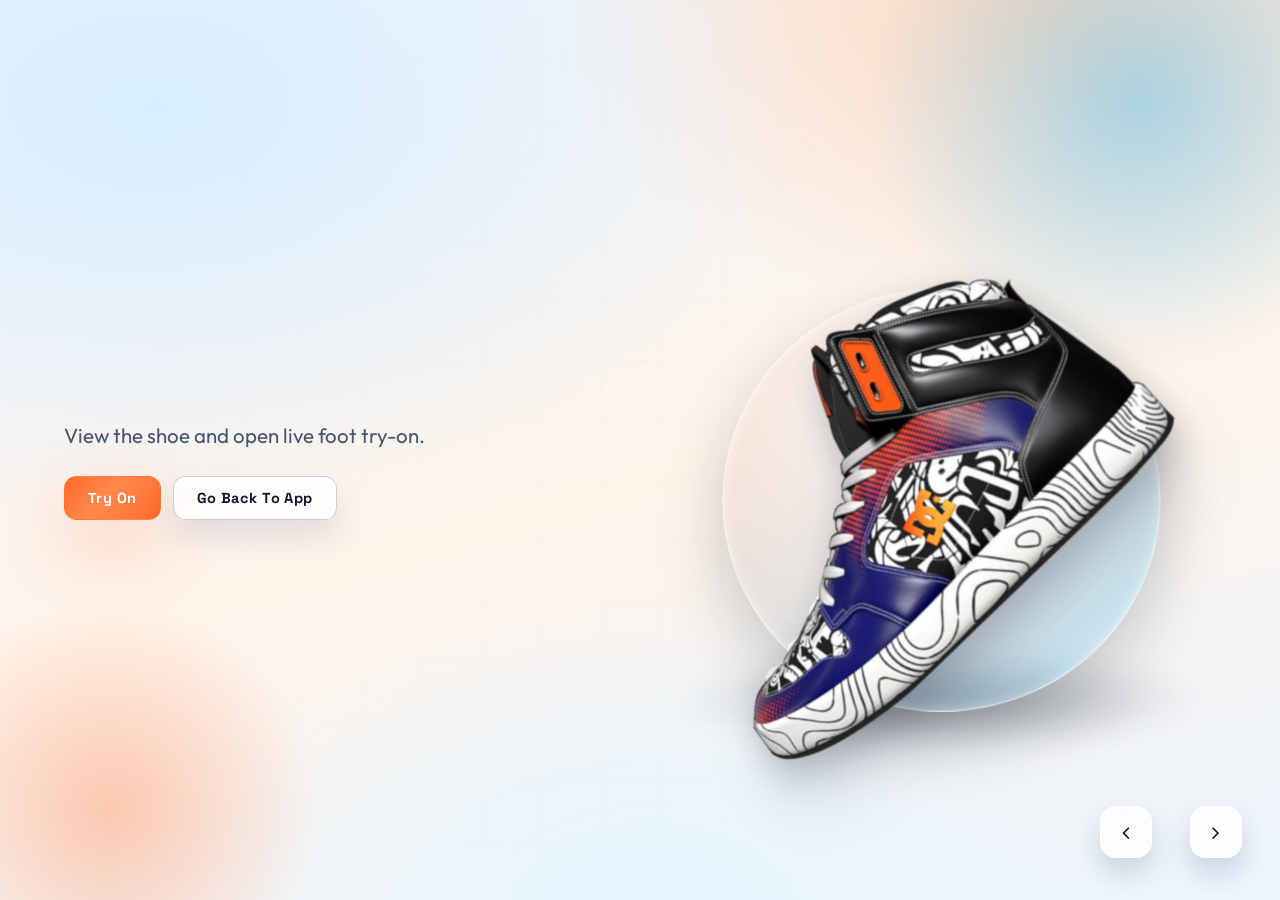
<file: index.html>
<!doctype html>
<html lang="en">
<head>
    <meta charset="UTF-8">
    <meta name="viewport" content="width=device-width, initial-scale=1.0">
    <title>Shoe AR Try-On</title>
    <link rel="preconnect" href="https://fonts.googleapis.com">
    <link rel="preconnect" href="https://fonts.gstatic.com" crossorigin>
    <link href="https://fonts.googleapis.com/css2?family=Outfit:wght@300;400;500;600;700;800&family=Space+Grotesk:wght@400;500;700&display=swap" rel="stylesheet">
    <link rel="stylesheet" href="font-awesome/css/font-awesome.css">
    <link rel="stylesheet" href="css/style.css">
</head>
<body>
    <!-- <header>
        <div id="menu-bar" class="fa fa-bars"></div>
        <img src="img/logo.png" class="logo" alt="Shoe AR">
        <nav class="navbar">
            <a href="#home">Home</a>
            <a href="#home">Try On</a>
        </nav>
    </header> -->

    <section class="home" id="home">
        <div class="slide-container active">
            <div class="slide">
                <div class="content">
                    <!-- <span>Nike Sport Shoes</span>
                    <h3>Nike Metcon Shoes</h3> -->
                    <p>View the shoe and open live foot try-on.</p>
                    <div class="cta-group">
                        <a href="DeepAR/index.html" class="btn btn-primary">Try On</a>
                        <button type="button" class="btn btn-ghost" onclick="openAndroidApp()">Go Back To App</button>
                    </div>
                </div>
                <div class="image">
                    <img src="img/slide/nikeshoes.png" class="shoe" alt="Nike Metcon">
                </div>
            </div>
        </div>

        <!-- <div class="slide-container">
            <div class="slide">
                <div class="content">
                    <span>Nike Sport Shoes</span>
                    <h3>Blue Nike Shoes</h3>
                    <p>View the shoe and open live foot try-on.</p>
                    <div class="cta-group">
                        <a href="DeepAR/index2.html" class="btn btn-primary">Try On</a>
                        <button type="button" class="btn btn-ghost" onclick="openAndroidApp()">Open Android App</button>
                    </div>
                </div>
                <div class="image">
                    <img src="img/slide/bluenike.png" class="shoe" alt="Blue Nike">
                </div>
            </div>
        </div> -->

        <div id="prev" class="fa fa-angle-left" onclick="prev();"></div>
        <div id="next" class="fa fa-angle-right" onclick="next();"></div>
    </section>

    <!-- <section class="cridet" id="cridet">
        <div class="box">
            <h3>@STUDD GAMES</h3>
        </div>
    </section> -->

    <script src="js/script.js"></script>
    <script>
        (function handleAppFallback() {
            if (window.location.hash === "#app-not-found") {
                alert("App not found. Confirm manifest + installed build use: myshoeapp://open");

                if (window.history && window.history.replaceState) {
                    window.history.replaceState(null, "", window.location.pathname + window.location.search);
                } else {
                    window.location.hash = "";
                }
            }
        })();

        function openAndroidApp() {
            var packageName = "com.unity.arfoundation.samples";
            var activityName = "com.unity3d.player.UnityPlayerActivity";
            var deepLinkUrl = "myshoeapp://open";
            var isAndroid = /Android/i.test(navigator.userAgent || "");

            if (!isAndroid) {
                alert("Please open this page on an Android phone.");
                return;
            }

            var fallbackUrl = encodeURIComponent(window.location.href.split("#")[0] + "#app-not-found");
            var intentUrl =
                "intent://open#Intent;" +
                "scheme=myshoeapp;" +
                "action=android.intent.action.VIEW;" +
                "category=android.intent.category.BROWSABLE;" +
                "package=" + packageName + ";" +
                "component=" + packageName + "/" + activityName + ";" +
                "S.browser_fallback_url=" + fallbackUrl + ";" +
                "end";

            var appOpened = false;
            var onVisibilityChange = function () {
                if (document.hidden) {
                    appOpened = true;
                    document.removeEventListener("visibilitychange", onVisibilityChange);
                }
            };

            document.addEventListener("visibilitychange", onVisibilityChange);

            setTimeout(function () {
                if (!appOpened) {
                    window.location.href = intentUrl;
                }
            }, 400);

            window.location.href = deepLinkUrl;
        }
    </script>
</body>
</html>
</file>
<file: css/style.css>
:root {
  --ink-strong: #0f172a;
  --ink: #1f2937;
  --ink-soft: #475569;
  --brand: #ff6a2a;
  --brand-deep: #ef4a00;
  --accent: #16b4ff;
  --surface: rgba(255, 255, 255, 0.64);
  --surface-border: rgba(255, 255, 255, 0.78);
  --edge: rgba(15, 23, 42, 0.14);
  --shadow-soft: 0 20px 50px rgba(14, 39, 80, 0.16);
  --shadow-warm: 0 25px 70px rgba(255, 106, 42, 0.3);
}

* {
  margin: 0;
  padding: 0;
  box-sizing: border-box;
}

html {
  font-size: 62.5%;
  scroll-behavior: smooth;
}

body {
  min-height: 100vh;
  font-family: "Outfit", "Segoe UI", sans-serif;
  color: var(--ink);
  background:
    radial-gradient(110rem 70rem at 12% 12%, #d8eeff 0%, transparent 58%),
    radial-gradient(95rem 60rem at 82% 0%, #ffd9bf 0%, transparent 54%),
    radial-gradient(90rem 60rem at 50% 100%, #e6f5ff 0%, transparent 50%),
    linear-gradient(165deg, #eff6ff 0%, #fff4ea 53%, #edf6ff 100%);
  overflow-x: hidden;
  position: relative;
}

body::before,
body::after {
  content: "";
  position: fixed;
  border-radius: 50%;
  pointer-events: none;
  z-index: -1;
}

body::before {
  width: min(44vw, 58rem);
  height: min(44vw, 58rem);
  top: -18rem;
  right: -14rem;
  background: radial-gradient(circle, rgba(22, 180, 255, 0.35) 0%, rgba(22, 180, 255, 0) 68%);
  filter: blur(8px);
  animation: drift-right 14s ease-in-out infinite;
}

body::after {
  width: min(34vw, 42rem);
  height: min(34vw, 42rem);
  bottom: -12rem;
  left: -10rem;
  background: radial-gradient(circle, rgba(255, 106, 42, 0.32) 0%, rgba(255, 106, 42, 0) 70%);
  filter: blur(4px);
  animation: drift-left 16s ease-in-out infinite;
}

header {
  position: fixed;
  inset: 1.6rem 2.4rem auto;
  z-index: 1000;
  display: flex;
  align-items: center;
  justify-content: space-between;
  gap: 1.6rem;
  padding: 1.3rem clamp(1.6rem, 2vw, 2.6rem);
  border-radius: 1.8rem;
  border: 1px solid var(--surface-border);
  background: var(--surface);
  backdrop-filter: blur(14px);
  box-shadow: var(--shadow-soft);
}

header .logo {
  width: clamp(3.8rem, 5vw, 5.2rem);
  height: auto;
  filter: drop-shadow(0 8px 16px rgba(15, 23, 42, 0.18));
}

header .navbar {
  display: flex;
  align-items: center;
  gap: clamp(1.3rem, 2.2vw, 2.8rem);
}

header .navbar a {
  position: relative;
  font-family: "Space Grotesk", "Outfit", sans-serif;
  font-size: 1.5rem;
  font-weight: 600;
  letter-spacing: 0.03em;
  color: var(--ink-strong);
  text-decoration: none;
  padding: 0.35rem 0;
}

header .navbar a::after {
  content: "";
  position: absolute;
  left: 0;
  right: 0;
  bottom: -0.25rem;
  height: 2px;
  transform: scaleX(0);
  transform-origin: center;
  transition: transform 220ms ease;
  background: linear-gradient(90deg, var(--brand) 0%, var(--accent) 100%);
}

header .navbar a:hover::after,
header .navbar a:focus-visible::after {
  transform: scaleX(1);
}

#menu-bar {
  display: none;
  width: 4.2rem;
  height: 4.2rem;
  border-radius: 1.2rem;
  border: 1px solid var(--edge);
  color: var(--ink-strong);
  font-size: 2rem;
  line-height: 4rem;
  text-align: center;
  cursor: pointer;
  background: rgba(255, 255, 255, 0.85);
  box-shadow: 0 10px 24px rgba(14, 39, 80, 0.14);
  transition: transform 220ms ease, background-color 220ms ease;
}

#menu-bar:hover {
  transform: translateY(-2px);
}

section {
  padding-inline: clamp(1.8rem, 5vw, 9rem);
}

.home {
  position: relative;
  min-height: 100vh;
  padding-top: clamp(9rem, 10vw, 12rem);
  display: flex;
  align-items: center;
}

.home::before {
  content: "";
  position: absolute;
  inset: 0;
  pointer-events: none;
  background-image:
    linear-gradient(rgba(17, 24, 39, 0.05) 1px, transparent 1px),
    linear-gradient(90deg, rgba(17, 24, 39, 0.05) 1px, transparent 1px);
  background-size: 6rem 6rem;
  mask-image: radial-gradient(circle at 50% 45%, black 0%, transparent 72%);
  opacity: 0.35;
}

.home .slide-container {
  display: none;
  width: 100%;
}

.home .slide-container.active {
  display: block;
  animation: fade-in 550ms ease both;
}

.home .slide-container .slide {
  min-height: calc(100vh - 14rem);
  display: grid;
  grid-template-columns: minmax(30rem, 1fr) minmax(34rem, 1fr);
  align-items: center;
  gap: clamp(2rem, 4.4vw, 7rem);
  padding-bottom: 8rem;
}

.home .slide-container .slide .content {
  max-width: 58rem;
}

.home .slide-container .slide .content span {
  display: inline-flex;
  align-items: center;
  gap: 0.8rem;
  margin-bottom: 1.2rem;
  padding: 0.75rem 1.2rem;
  border-radius: 999px;
  border: 1px solid rgba(22, 180, 255, 0.35);
  background: rgba(22, 180, 255, 0.12);
  font-family: "Space Grotesk", "Outfit", sans-serif;
  font-size: 1.3rem;
  font-weight: 600;
  letter-spacing: 0.1em;
  text-transform: uppercase;
  color: #005a82;
}

.home .slide-container .slide .content span::before {
  content: "";
  width: 0.8rem;
  height: 0.8rem;
  border-radius: 50%;
  background: linear-gradient(120deg, var(--brand) 0%, var(--accent) 100%);
  box-shadow: 0 0 14px rgba(255, 106, 42, 0.6);
}

.home .slide-container .slide .content h3 {
  color: var(--ink-strong);
  font-family: "Space Grotesk", "Outfit", sans-serif;
  font-size: clamp(3.5rem, 6vw, 7.1rem);
  line-height: 1.03;
  letter-spacing: -0.02em;
  margin-bottom: 1.5rem;
  background: linear-gradient(120deg, #0f172a 0%, #0d3b66 45%, var(--brand) 100%);
  -webkit-background-clip: text;
  background-clip: text;
  color: transparent;
}

.home .slide-container .slide .content p {
  color: var(--ink-soft);
  font-size: clamp(1.7rem, 2.2vw, 2.05rem);
  line-height: 1.55;
  margin-bottom: 2.5rem;
  max-width: 48ch;
}

.cta-group {
  display: flex;
  flex-wrap: wrap;
  gap: 1.2rem;
}

.btn {
  position: relative;
  display: inline-flex;
  align-items: center;
  justify-content: center;
  gap: 0.8rem;
  border-radius: 1.25rem;
  padding: 1.2rem 2.3rem;
  font-family: "Space Grotesk", "Outfit", sans-serif;
  font-size: 1.45rem;
  font-weight: 700;
  letter-spacing: 0.03em;
  border: 1px solid transparent;
  text-decoration: none;
  cursor: pointer;
  transition: transform 220ms ease, box-shadow 220ms ease, background-color 220ms ease, border-color 220ms ease, color 220ms ease;
  overflow: hidden;
}

.btn::before {
  content: "";
  position: absolute;
  top: 0;
  bottom: 0;
  left: -130%;
  width: 55%;
  transform: skewX(-20deg);
  background: linear-gradient(90deg, transparent 0%, rgba(255, 255, 255, 0.7) 50%, transparent 100%);
  transition: left 450ms ease;
}

.btn:hover::before {
  left: 130%;
}

.btn:hover,
.btn:focus-visible {
  transform: translateY(-3px);
}

.btn-primary {
  color: #fff;
  background: linear-gradient(130deg, var(--brand) 0%, #ff894d 45%, #ff6a2a 100%);
  box-shadow: var(--shadow-warm);
}

.btn-primary:hover,
.btn-primary:focus-visible {
  box-shadow: 0 32px 56px rgba(239, 74, 0, 0.34);
}

.btn-ghost {
  color: var(--ink-strong);
  border-color: rgba(15, 23, 42, 0.2);
  background: rgba(255, 255, 255, 0.78);
  box-shadow: 0 16px 32px rgba(14, 39, 80, 0.12);
}

.btn-ghost:hover,
.btn-ghost:focus-visible {
  border-color: rgba(22, 180, 255, 0.5);
  box-shadow: 0 22px 40px rgba(22, 180, 255, 0.24);
}

.home .slide-container .slide .image {
  position: relative;
  display: grid;
  place-items: center;
  isolation: isolate;
  perspective: 120rem;
  min-height: clamp(30rem, 40vw, 54rem);
}

.home .slide-container .slide .image::before {
  content: "";
  position: absolute;
  width: clamp(24rem, 34vw, 52rem);
  aspect-ratio: 1 / 1;
  border-radius: 50%;
  background:
    radial-gradient(circle at 35% 30%, rgba(255, 255, 255, 0.92) 0%, rgba(255, 255, 255, 0.38) 30%, rgba(255, 255, 255, 0.08) 65%, transparent 100%),
    linear-gradient(135deg, rgba(255, 106, 42, 0.22) 0%, rgba(22, 180, 255, 0.26) 100%);
  border: 1px solid rgba(255, 255, 255, 0.75);
  box-shadow: inset 0 2px 14px rgba(255, 255, 255, 0.56), 0 26px 65px rgba(7, 19, 36, 0.2);
  transform: translateY(2rem) rotateX(16deg);
}

.home .slide-container .slide .image::after {
  content: "";
  position: absolute;
  width: clamp(28rem, 40vw, 60rem);
  height: clamp(7rem, 8vw, 11rem);
  bottom: clamp(1rem, 4vw, 3.4rem);
  border-radius: 50%;
  background: radial-gradient(ellipse at center, rgba(15, 23, 42, 0.36) 0%, rgba(15, 23, 42, 0.06) 58%, transparent 76%);
  filter: blur(12px);
  z-index: -1;
}

.home .slide-container .slide .image .shoe {
  --tilt-rot: 0deg;
  --tilt-y: 0deg;
  --move-x: 0px;
  --move-y: 0px;
  width: min(92%, 56rem);
  transform-origin: center;
  transform: rotate(calc(-15deg + var(--tilt-rot))) rotateY(calc(-12deg + var(--tilt-y))) translate3d(var(--move-x), var(--move-y), 5rem);
  filter:
    drop-shadow(0 15px 16px rgba(15, 23, 42, 0.18))
    drop-shadow(0 40px 28px rgba(15, 23, 42, 0.12));
  animation: shoe-float 5.6s ease-in-out infinite;
}

.home #prev,
.home #next {
  position: absolute;
  bottom: clamp(2.6rem, 4vw, 4.2rem);
  z-index: 30;
  width: 5.2rem;
  height: 5.2rem;
  border-radius: 1.6rem;
  display: grid;
  place-items: center;
  font-size: 2.1rem;
  color: var(--ink-strong);
  border: 1px solid var(--surface-border);
  background: rgba(255, 255, 255, 0.72);
  backdrop-filter: blur(10px);
  box-shadow: 0 14px 30px rgba(14, 39, 80, 0.18);
  cursor: pointer;
  transition: transform 220ms ease, box-shadow 220ms ease, background-color 220ms ease, color 220ms ease;
}

.home #prev {
  right: clamp(8rem, 10vw, 13rem);
}

.home #next {
  right: clamp(2rem, 3vw, 4rem);
}

.home #prev:hover,
.home #next:hover {
  color: #fff;
  transform: translateY(-3px);
  background: linear-gradient(130deg, var(--brand) 0%, #ff8f4f 46%, var(--accent) 100%);
  box-shadow: 0 20px 42px rgba(255, 106, 42, 0.35);
}

.cridet {
  padding-top: 0;
  padding-bottom: 2.6rem;
}

.cridet .box {
  width: min(72rem, 100%);
  margin: 0 auto;
  padding: 1.15rem 1.4rem;
  border-radius: 1.2rem;
  border: 1px solid rgba(15, 23, 42, 0.12);
  background: rgba(255, 255, 255, 0.55);
  backdrop-filter: blur(8px);
  text-align: center;
}

.cridet .box h3 {
  font-family: "Space Grotesk", "Outfit", sans-serif;
  font-size: 1.3rem;
  letter-spacing: 0.24em;
  text-transform: uppercase;
  color: #334155;
}

.slide-container.active .content span {
  animation: reveal-up 650ms 40ms ease both;
}

.slide-container.active .content h3 {
  animation: reveal-up 650ms 140ms ease both;
}

.slide-container.active .content p {
  animation: reveal-up 650ms 230ms ease both;
}

.slide-container.active .cta-group {
  animation: reveal-up 650ms 320ms ease both;
}

.slide-container.active .image {
  animation: reveal-right 800ms 100ms cubic-bezier(0.18, 0.82, 0.28, 1) both;
}

@keyframes fade-in {
  from {
    opacity: 0;
  }

  to {
    opacity: 1;
  }
}

@keyframes reveal-up {
  from {
    opacity: 0;
    transform: translateY(22px);
  }

  to {
    opacity: 1;
    transform: translateY(0);
  }
}

@keyframes reveal-right {
  from {
    opacity: 0;
    transform: translateX(24px) scale(0.97);
  }

  to {
    opacity: 1;
    transform: translateX(0) scale(1);
  }
}

@keyframes shoe-float {
  0%,
  100% {
    transform: rotate(calc(-15deg + var(--tilt-rot))) rotateY(calc(-12deg + var(--tilt-y))) translate3d(var(--move-x), calc(var(--move-y) - 4px), 5rem);
  }

  50% {
    transform: rotate(calc(-12deg + var(--tilt-rot))) rotateY(calc(-8deg + var(--tilt-y))) translate3d(var(--move-x), calc(var(--move-y) + 16px), 6rem);
  }
}

@keyframes drift-right {
  0%,
  100% {
    transform: translate3d(0, 0, 0);
  }

  50% {
    transform: translate3d(-24px, 20px, 0);
  }
}

@keyframes drift-left {
  0%,
  100% {
    transform: translate3d(0, 0, 0);
  }

  50% {
    transform: translate3d(18px, -20px, 0);
  }
}

@media (max-width: 1000px) {
  header {
    inset: 1.2rem 1.4rem auto;
  }

  .home {
    padding-top: 10.6rem;
  }

  .home .slide-container .slide {
    grid-template-columns: 1fr;
    text-align: center;
    min-height: calc(100vh - 12rem);
    padding-bottom: 11rem;
  }

  .home .slide-container .slide .content {
    margin-inline: auto;
  }

  .home .slide-container .slide .content p {
    margin-inline: auto;
  }

  .cta-group {
    justify-content: center;
  }

  .home .slide-container .slide .image {
    min-height: clamp(24rem, 48vw, 38rem);
  }

  .home .slide-container .slide .image .shoe {
    width: min(90%, 45rem);
  }

  .home #prev,
  .home #next {
    bottom: 3.4rem;
  }

  .home #prev {
    right: calc(50% + 0.8rem);
  }

  .home #next {
    right: calc(50% - 6rem);
  }
}

@media (max-width: 760px) {
  #menu-bar {
    display: block;
  }

  header .navbar {
    position: absolute;
    top: calc(100% + 0.8rem);
    left: 0;
    right: 0;
    margin: 0 0.1rem;
    padding: 1rem;
    border-radius: 1.2rem;
    border: 1px solid var(--surface-border);
    background: rgba(255, 255, 255, 0.92);
    box-shadow: 0 16px 28px rgba(14, 39, 80, 0.18);
    display: none;
    flex-direction: column;
    gap: 0.8rem;
  }

  header .navbar.active {
    display: flex;
  }

  header .navbar a {
    width: 100%;
    border-radius: 0.8rem;
    text-align: center;
    padding: 0.9rem;
    background: rgba(241, 245, 249, 0.8);
  }

  .home {
    padding-top: 10rem;
  }

  .home .slide-container .slide {
    gap: 1.8rem;
  }

  .home .slide-container .slide .content h3 {
    font-size: clamp(3rem, 11vw, 4.7rem);
  }

  .home .slide-container .slide .content p {
    font-size: 1.6rem;
  }

  .btn {
    width: 100%;
    padding: 1.2rem 1.6rem;
  }

  .home #prev,
  .home #next {
    width: 4.8rem;
    height: 4.8rem;
    font-size: 2rem;
  }

  .home #prev {
    right: calc(50% + 0.6rem);
  }

  .home #next {
    right: calc(50% - 5.4rem);
  }
}

@media (prefers-reduced-motion: reduce) {
  *,
  *::before,
  *::after {
    animation-duration: 1ms !important;
    animation-iteration-count: 1 !important;
    transition-duration: 1ms !important;
    scroll-behavior: auto !important;
  }
}
</file>
